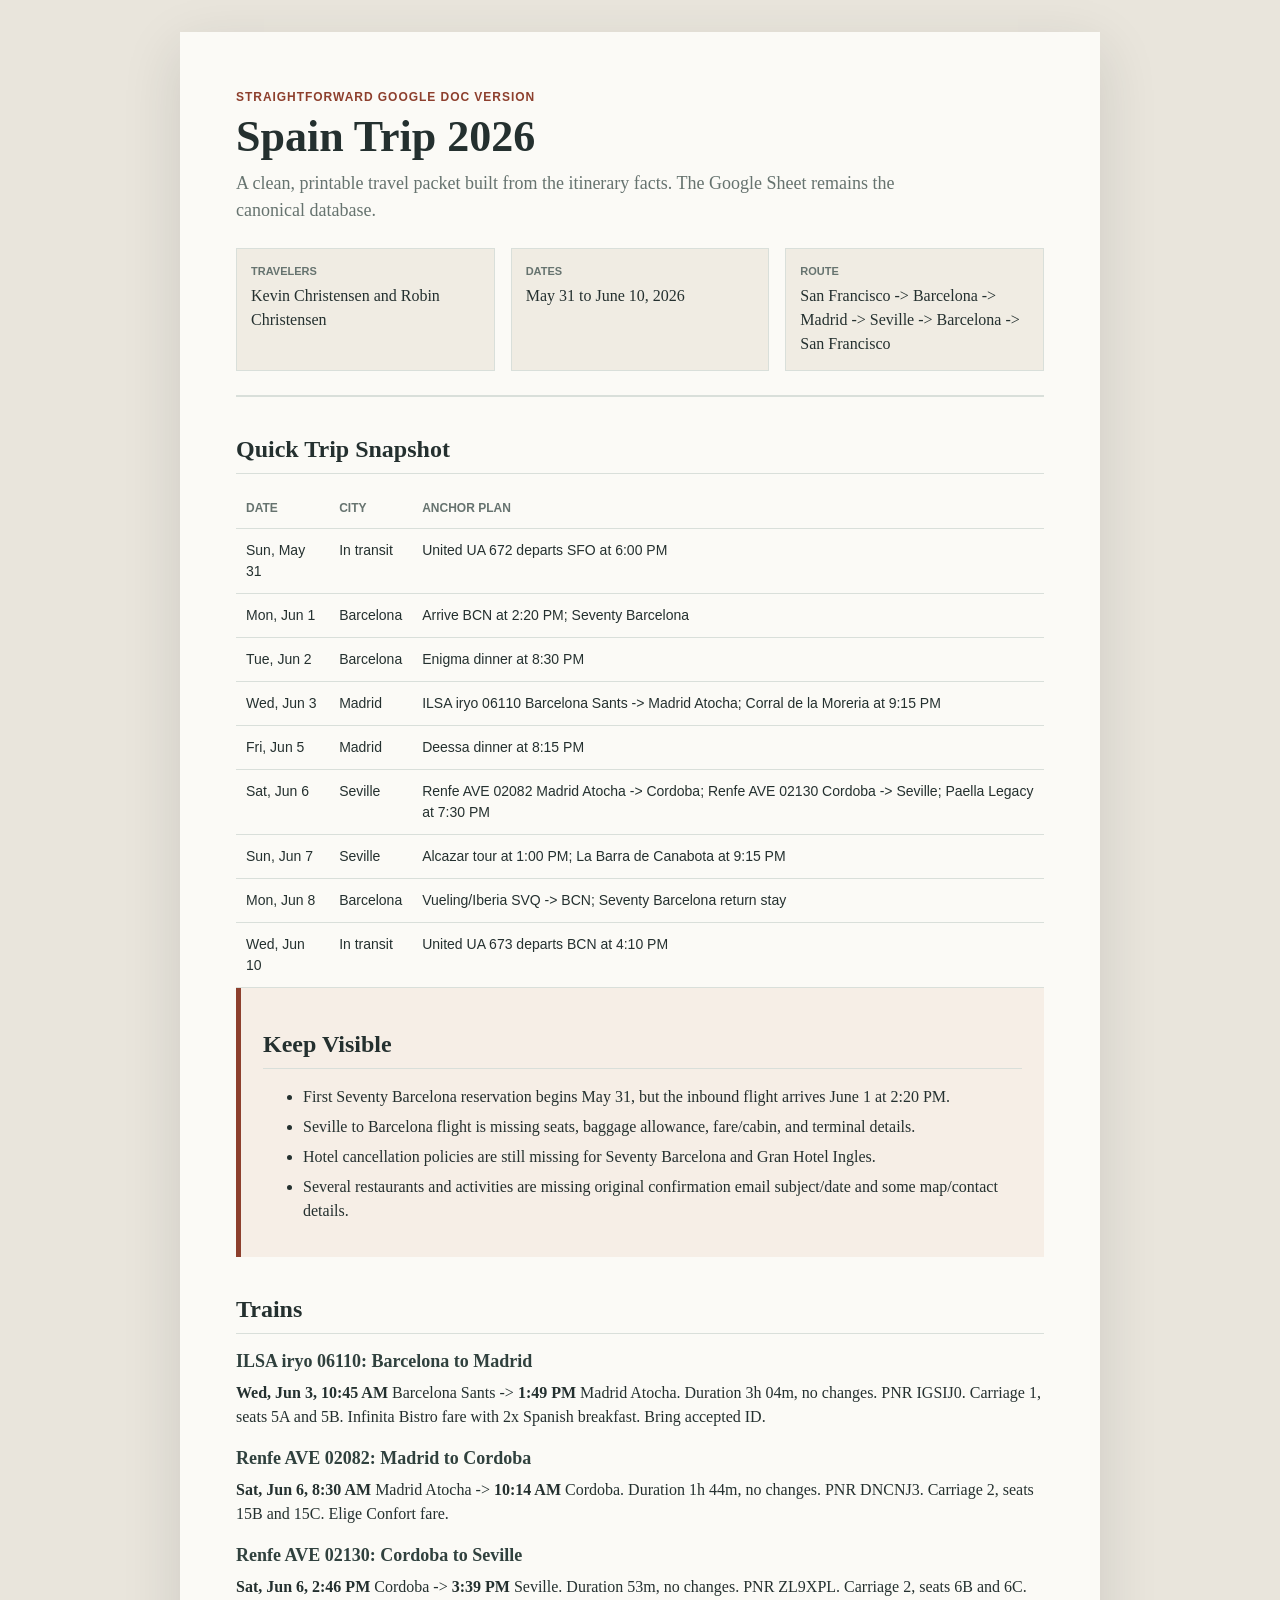
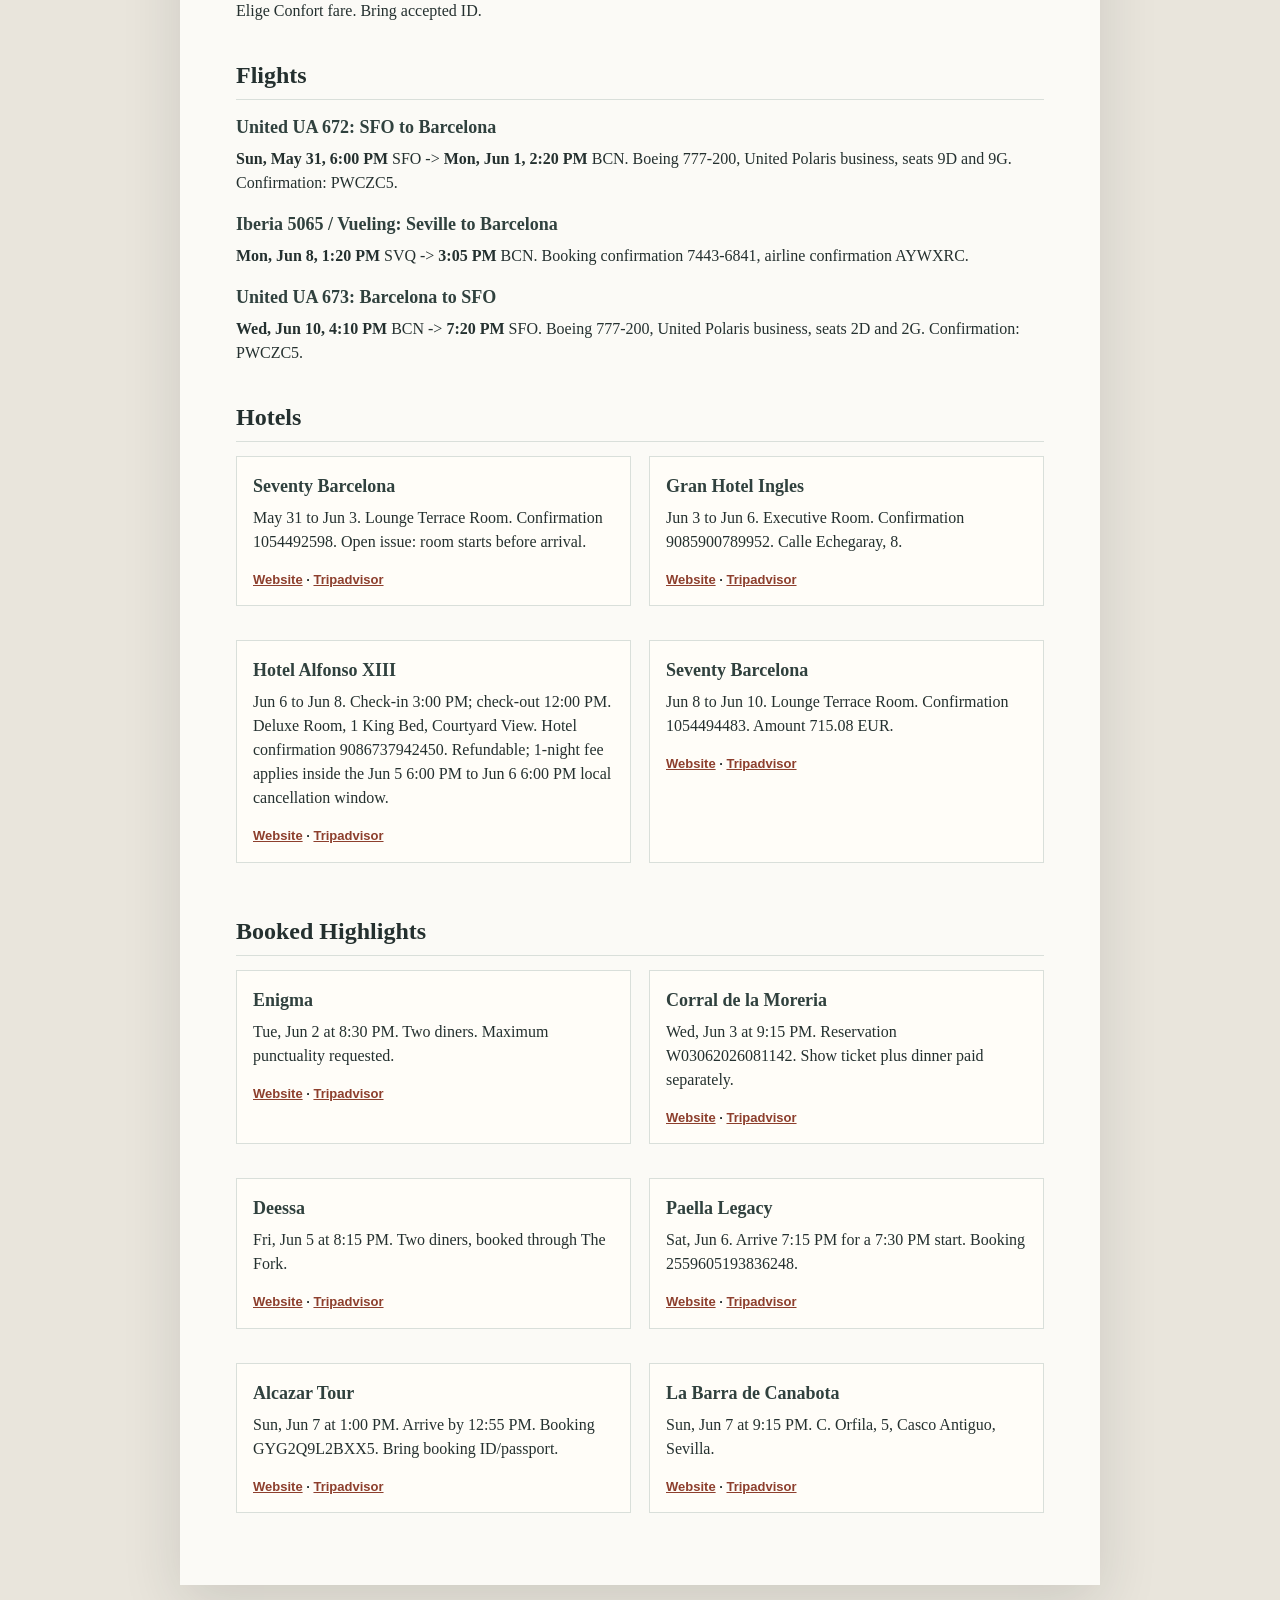
<file: ux-versions/google-doc/index.html>
<!doctype html>
<html lang="en">
<head>
  <meta charset="utf-8">
  <meta name="viewport" content="width=device-width, initial-scale=1">
  <title>Spain Trip 2026 - Google Doc Style</title>
  <link rel="stylesheet" href="styles.css">
</head>
<body>
  <main class="page">
    <header>
      <p class="eyebrow">Straightforward Google Doc Version</p>
      <h1>Spain Trip 2026</h1>
      <p class="dek">A clean, printable travel packet built from the itinerary facts. The Google Sheet remains the canonical database.</p>
      <dl class="meta">
        <div><dt>Travelers</dt><dd>Kevin Christensen and Robin Christensen</dd></div>
        <div><dt>Dates</dt><dd>May 31 to June 10, 2026</dd></div>
        <div><dt>Route</dt><dd>San Francisco -> Barcelona -> Madrid -> Seville -> Barcelona -> San Francisco</dd></div>
      </dl>
    </header>

    <section>
      <h2>Quick Trip Snapshot</h2>
      <table>
        <thead><tr><th>Date</th><th>City</th><th>Anchor Plan</th></tr></thead>
        <tbody>
          <tr><td>Sun, May 31</td><td>In transit</td><td>United UA 672 departs SFO at 6:00 PM</td></tr>
          <tr><td>Mon, Jun 1</td><td>Barcelona</td><td>Arrive BCN at 2:20 PM; Seventy Barcelona</td></tr>
          <tr><td>Tue, Jun 2</td><td>Barcelona</td><td>Enigma dinner at 8:30 PM</td></tr>
          <tr><td>Wed, Jun 3</td><td>Madrid</td><td>ILSA iryo 06110 Barcelona Sants -> Madrid Atocha; Corral de la Moreria at 9:15 PM</td></tr>
          <tr><td>Fri, Jun 5</td><td>Madrid</td><td>Deessa dinner at 8:15 PM</td></tr>
          <tr><td>Sat, Jun 6</td><td>Seville</td><td>Renfe AVE 02082 Madrid Atocha -> Cordoba; Renfe AVE 02130 Cordoba -> Seville; Paella Legacy at 7:30 PM</td></tr>
          <tr><td>Sun, Jun 7</td><td>Seville</td><td>Alcazar tour at 1:00 PM; La Barra de Canabota at 9:15 PM</td></tr>
          <tr><td>Mon, Jun 8</td><td>Barcelona</td><td>Vueling/Iberia SVQ -> BCN; Seventy Barcelona return stay</td></tr>
          <tr><td>Wed, Jun 10</td><td>In transit</td><td>United UA 673 departs BCN at 4:10 PM</td></tr>
        </tbody>
      </table>
    </section>

    <section class="callout">
      <h2>Keep Visible</h2>
      <ul>
        <li>First Seventy Barcelona reservation begins May 31, but the inbound flight arrives June 1 at 2:20 PM.</li>
        <li>Seville to Barcelona flight is missing seats, baggage allowance, fare/cabin, and terminal details.</li>
        <li>Hotel cancellation policies are still missing for Seventy Barcelona and Gran Hotel Ingles.</li>
        <li>Several restaurants and activities are missing original confirmation email subject/date and some map/contact details.</li>
      </ul>
    </section>

    <section>
      <h2>Trains</h2>
      <article>
        <h3>ILSA iryo 06110: Barcelona to Madrid</h3>
        <p><strong>Wed, Jun 3, 10:45 AM</strong> Barcelona Sants -> <strong>1:49 PM</strong> Madrid Atocha. Duration 3h 04m, no changes. PNR IGSIJ0. Carriage 1, seats 5A and 5B. Infinita Bistro fare with 2x Spanish breakfast. Bring accepted ID.</p>
      </article>
      <article>
        <h3>Renfe AVE 02082: Madrid to Cordoba</h3>
        <p><strong>Sat, Jun 6, 8:30 AM</strong> Madrid Atocha -> <strong>10:14 AM</strong> Cordoba. Duration 1h 44m, no changes. PNR DNCNJ3. Carriage 2, seats 15B and 15C. Elige Confort fare.</p>
      </article>
      <article>
        <h3>Renfe AVE 02130: Cordoba to Seville</h3>
        <p><strong>Sat, Jun 6, 2:46 PM</strong> Cordoba -> <strong>3:39 PM</strong> Seville. Duration 53m, no changes. PNR ZL9XPL. Carriage 2, seats 6B and 6C. Elige Confort fare. Bring accepted ID.</p>
      </article>
    </section>

    <section>
      <h2>Flights</h2>
      <article>
        <h3>United UA 672: SFO to Barcelona</h3>
        <p><strong>Sun, May 31, 6:00 PM</strong> SFO -> <strong>Mon, Jun 1, 2:20 PM</strong> BCN. Boeing 777-200, United Polaris business, seats 9D and 9G. Confirmation: PWCZC5.</p>
      </article>
      <article>
        <h3>Iberia 5065 / Vueling: Seville to Barcelona</h3>
        <p><strong>Mon, Jun 8, 1:20 PM</strong> SVQ -> <strong>3:05 PM</strong> BCN. Booking confirmation 7443-6841, airline confirmation AYWXRC.</p>
      </article>
      <article>
        <h3>United UA 673: Barcelona to SFO</h3>
        <p><strong>Wed, Jun 10, 4:10 PM</strong> BCN -> <strong>7:20 PM</strong> SFO. Boeing 777-200, United Polaris business, seats 2D and 2G. Confirmation: PWCZC5.</p>
      </article>
    </section>

    <section>
      <h2>Hotels</h2>
      <div class="grid">
        <article><h3>Seventy Barcelona</h3><p>May 31 to Jun 3. Lounge Terrace Room. Confirmation 1054492598. Open issue: room starts before arrival.</p><p class="links"><a href="https://www.seventybarcelona.com/en/">Website</a> · <a href="https://www.tripadvisor.com/Hotel_Review-g187497-d19092478-Reviews-Seventy_Barcelona-Barcelona_Catalonia.html">Tripadvisor</a></p></article>
        <article><h3>Gran Hotel Ingles</h3><p>Jun 3 to Jun 6. Executive Room. Confirmation 9085900789952. Calle Echegaray, 8.</p><p class="links"><a href="https://www.granhotelingles.com/">Website</a> · <a href="https://www.tripadvisor.com/Search?q=Gran%20Hotel%20Ingl%C3%A9s%20Madrid">Tripadvisor</a></p></article>
        <article><h3>Hotel Alfonso XIII</h3><p>Jun 6 to Jun 8. Check-in 3:00 PM; check-out 12:00 PM. Deluxe Room, 1 King Bed, Courtyard View. Hotel confirmation 9086737942450. Refundable; 1-night fee applies inside the Jun 5 6:00 PM to Jun 6 6:00 PM local cancellation window.</p><p class="links"><a href="https://www.marriott.com/en-us/hotels/svqlc-hotel-alfonso-xiii-a-luxury-collection-hotel-seville/overview/">Website</a> · <a href="https://www.tripadvisor.com/Hotel_Review-g187443-d191205-Reviews-Hotel_Alfonso_Xiii_A_Luxury_Collection_Hotel_Seville-Seville_Province_of_Seville_Andalu.html">Tripadvisor</a></p></article>
        <article><h3>Seventy Barcelona</h3><p>Jun 8 to Jun 10. Lounge Terrace Room. Confirmation 1054494483. Amount 715.08 EUR.</p><p class="links"><a href="https://www.seventybarcelona.com/en/">Website</a> · <a href="https://www.tripadvisor.com/Hotel_Review-g187497-d19092478-Reviews-Seventy_Barcelona-Barcelona_Catalonia.html">Tripadvisor</a></p></article>
      </div>
    </section>

    <section>
      <h2>Booked Highlights</h2>
      <div class="grid">
        <article><h3>Enigma</h3><p>Tue, Jun 2 at 8:30 PM. Two diners. Maximum punctuality requested.</p><p class="links"><a href="https://enigmaconcept.es/">Website</a> · <a href="https://www.tripadvisor.com/Restaurant_Review-g187497-d12359883-Reviews-Enigma_Concept-Barcelona_Catalonia.html">Tripadvisor</a></p></article>
        <article><h3>Corral de la Moreria</h3><p>Wed, Jun 3 at 9:15 PM. Reservation W03062026081142. Show ticket plus dinner paid separately.</p><p class="links"><a href="https://www.corraldelamoreria.com/en/">Website</a> · <a href="https://www.tripadvisor.com/Search?q=Corral%20de%20la%20Moreria%20Madrid">Tripadvisor</a></p></article>
        <article><h3>Deessa</h3><p>Fri, Jun 5 at 8:15 PM. Two diners, booked through The Fork.</p><p class="links"><a href="https://www.mandarinoriental.com/en/madrid/hotel-ritz/dine/deessa">Website</a> · <a href="https://www.tripadvisor.com/Search?q=Deessa%20Madrid">Tripadvisor</a></p></article>
        <article><h3>Paella Legacy</h3><p>Sat, Jun 6. Arrive 7:15 PM for a 7:30 PM start. Booking 2559605193836248.</p><p class="links"><a href="https://paellalegacy.com/">Website</a> · <a href="https://www.tripadvisor.com/Attraction_Review-g187443-d17679314-Reviews-Paella_Legacy_Top_Rated_Paella_Cooking_Class_in_Seville-Seville_Province_of_Sevi.html">Tripadvisor</a></p></article>
        <article><h3>Alcazar Tour</h3><p>Sun, Jun 7 at 1:00 PM. Arrive by 12:55 PM. Booking GYG2Q9L2BXX5. Bring booking ID/passport.</p><p class="links"><a href="https://sevilleuniqueexperiences.com/">Website</a> · <a href="https://www.tripadvisor.com/AttractionProductReview-g187443-d23536201-Small_Group_Alcazar_of_Seville_Guided_Tour_with_entry_ticket-Seville_Province_of_S.html">Tripadvisor</a></p></article>
        <article><h3>La Barra de Canabota</h3><p>Sun, Jun 7 at 9:15 PM. C. Orfila, 5, Casco Antiguo, Sevilla.</p><p class="links"><a href="https://canabota.es/la-barra/">Website</a> · <a href="https://www.tripadvisor.com/Restaurant_Review-g187443-d17733825-Reviews-La_Barra_de_Canabota-Seville_Province_of_Seville_Andalucia.html">Tripadvisor</a></p></article>
      </div>
    </section>
  </main>
</body>
</html>
</file>
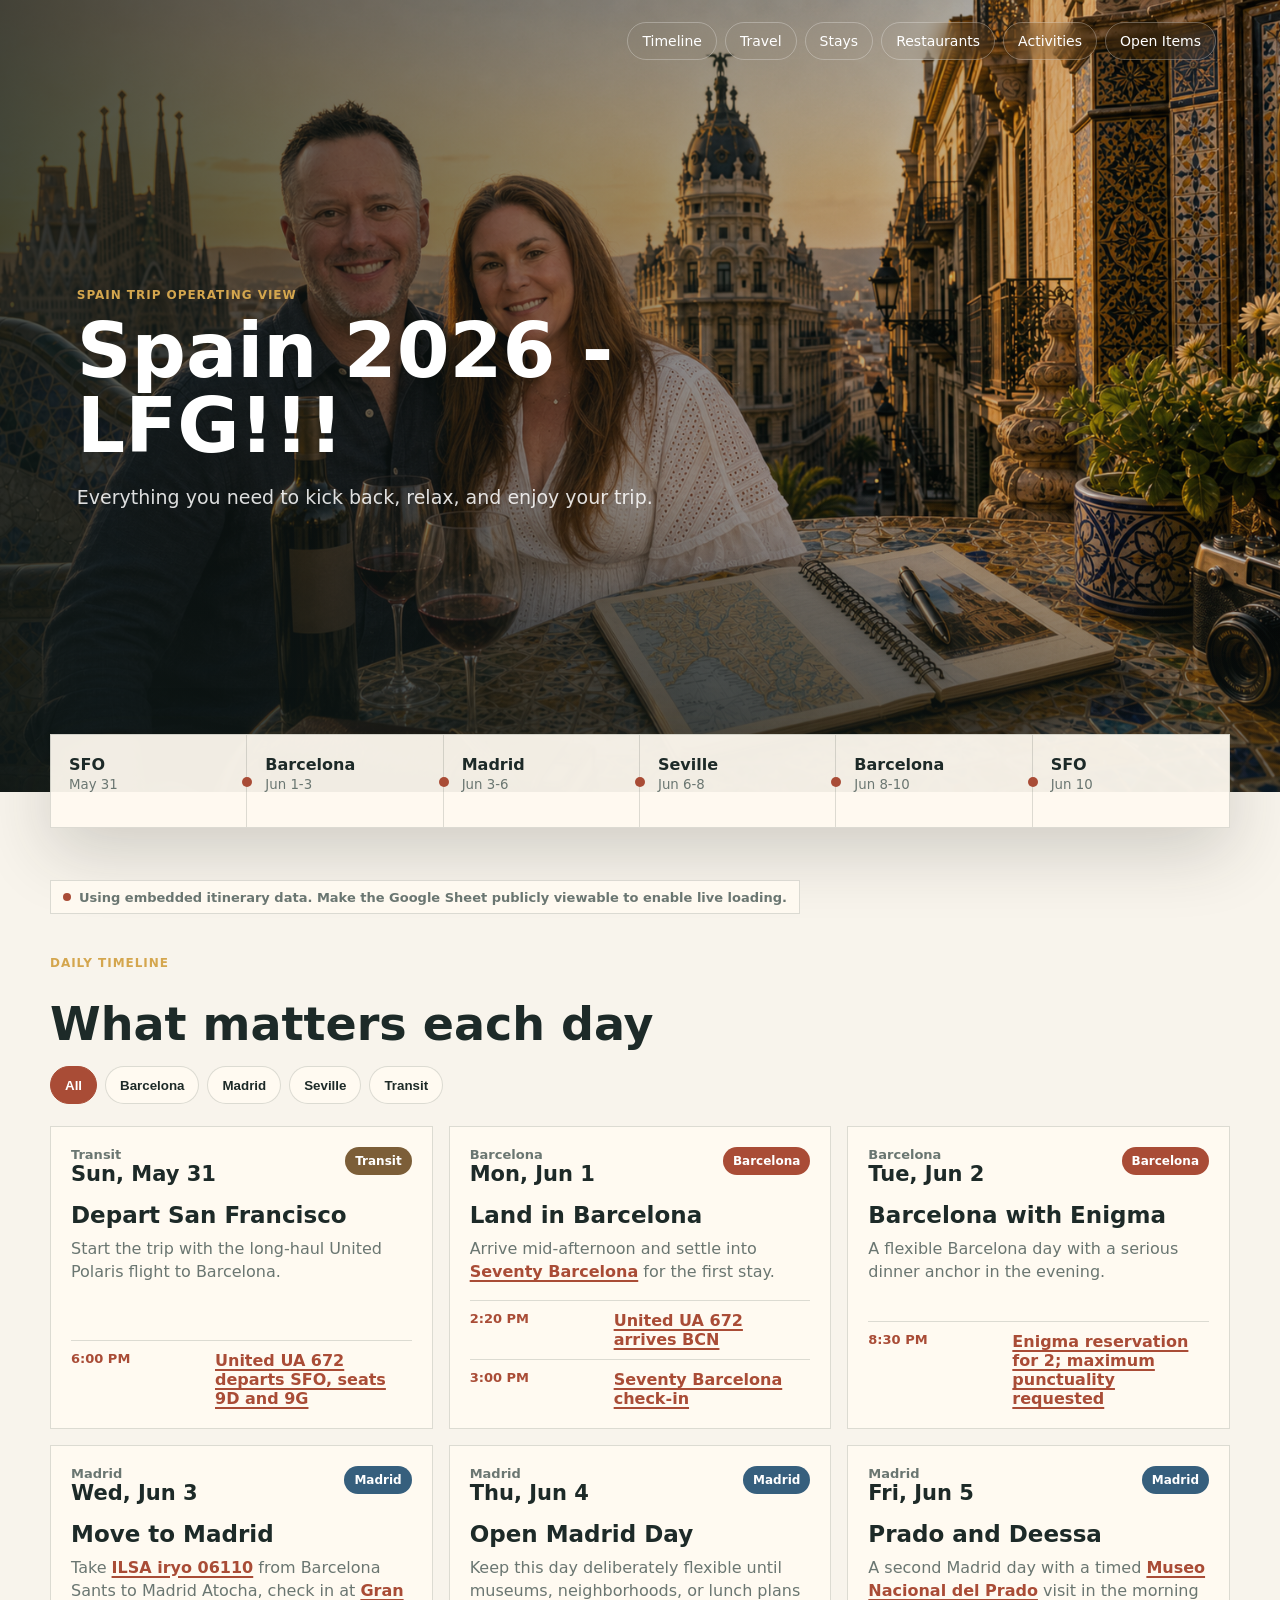
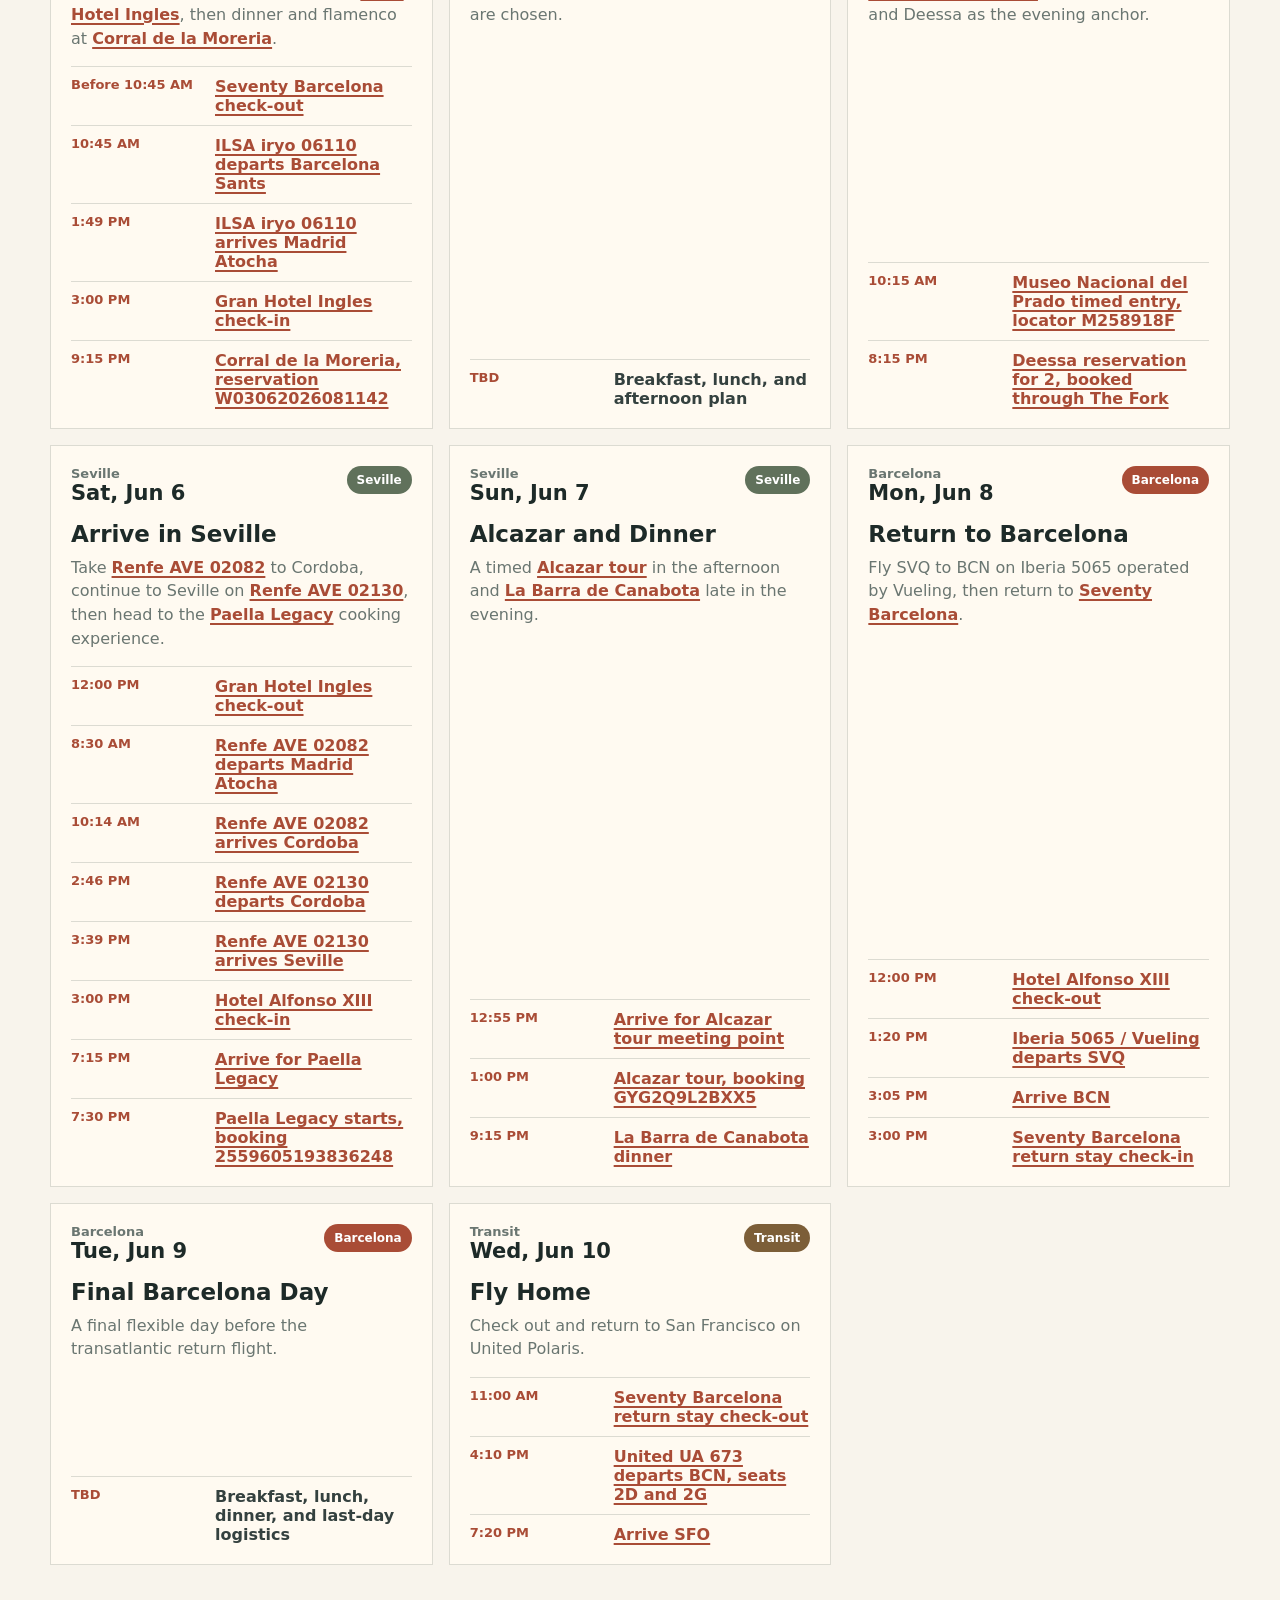
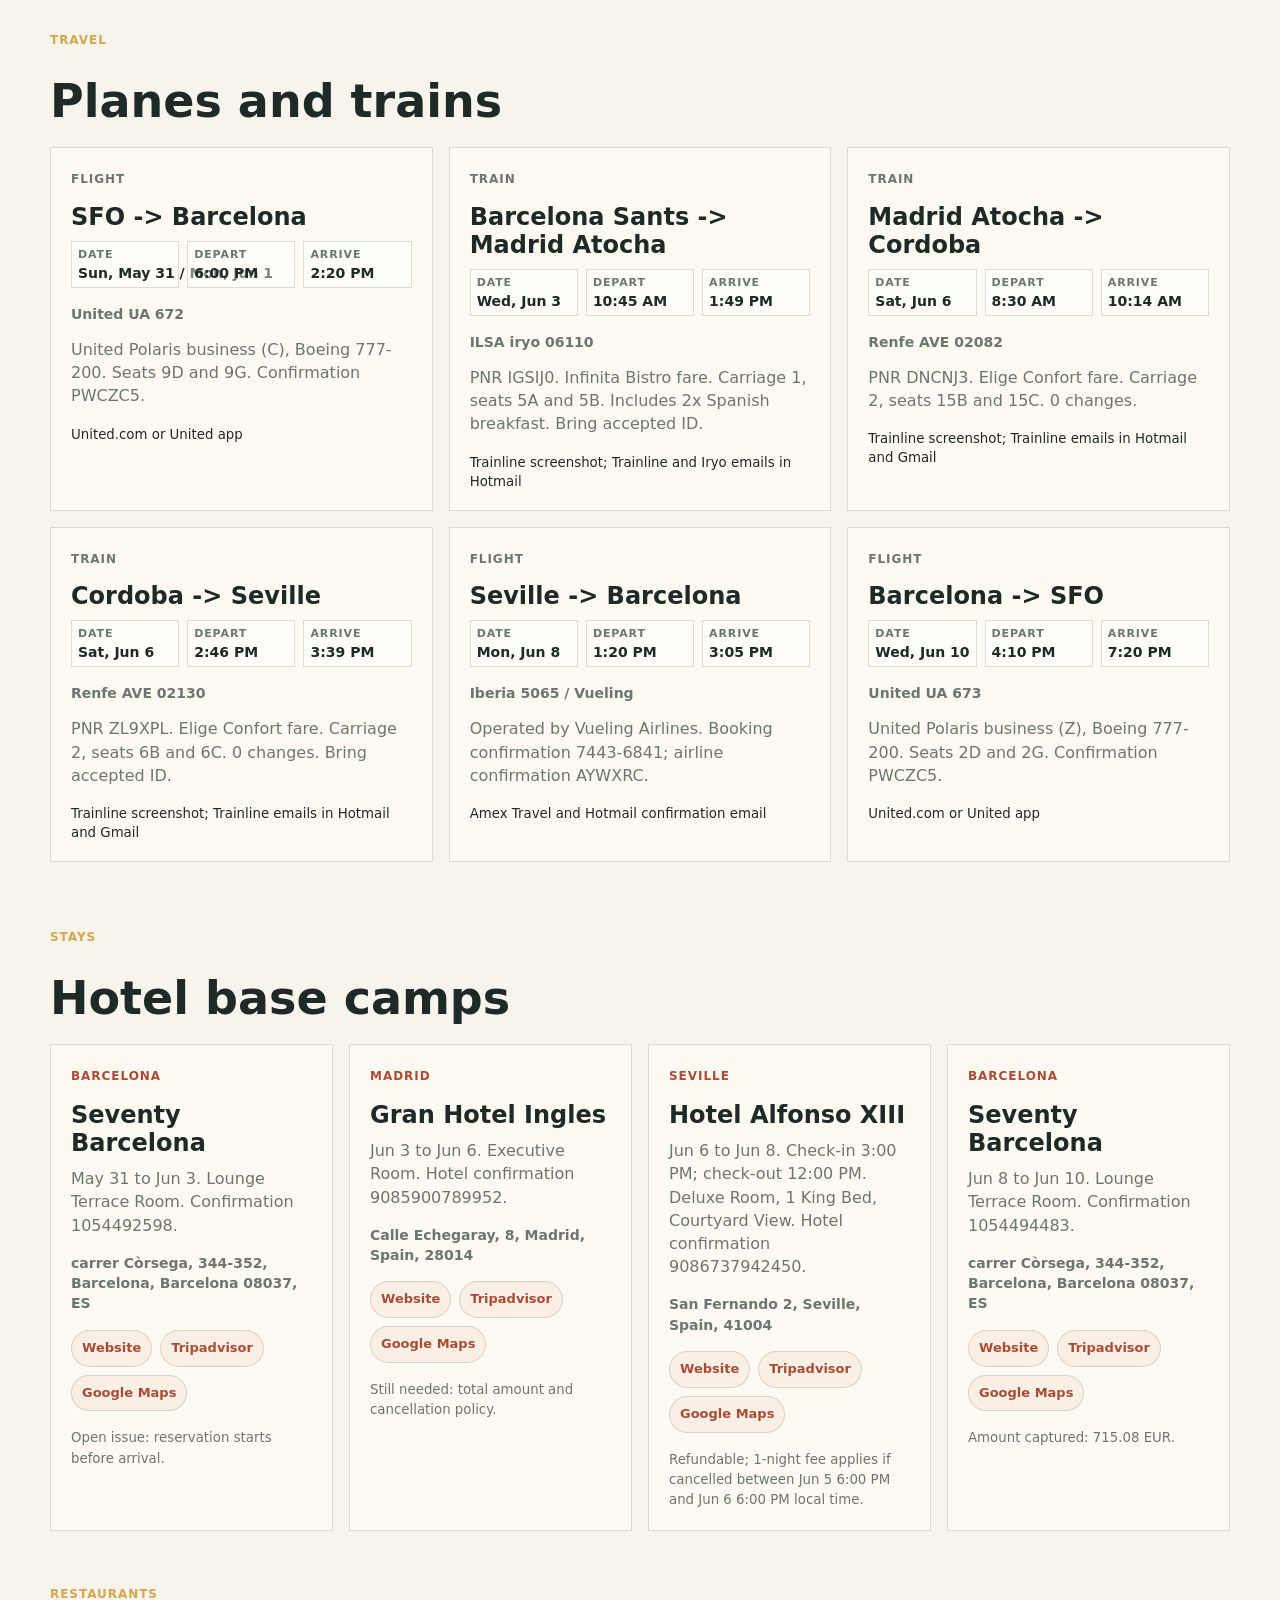
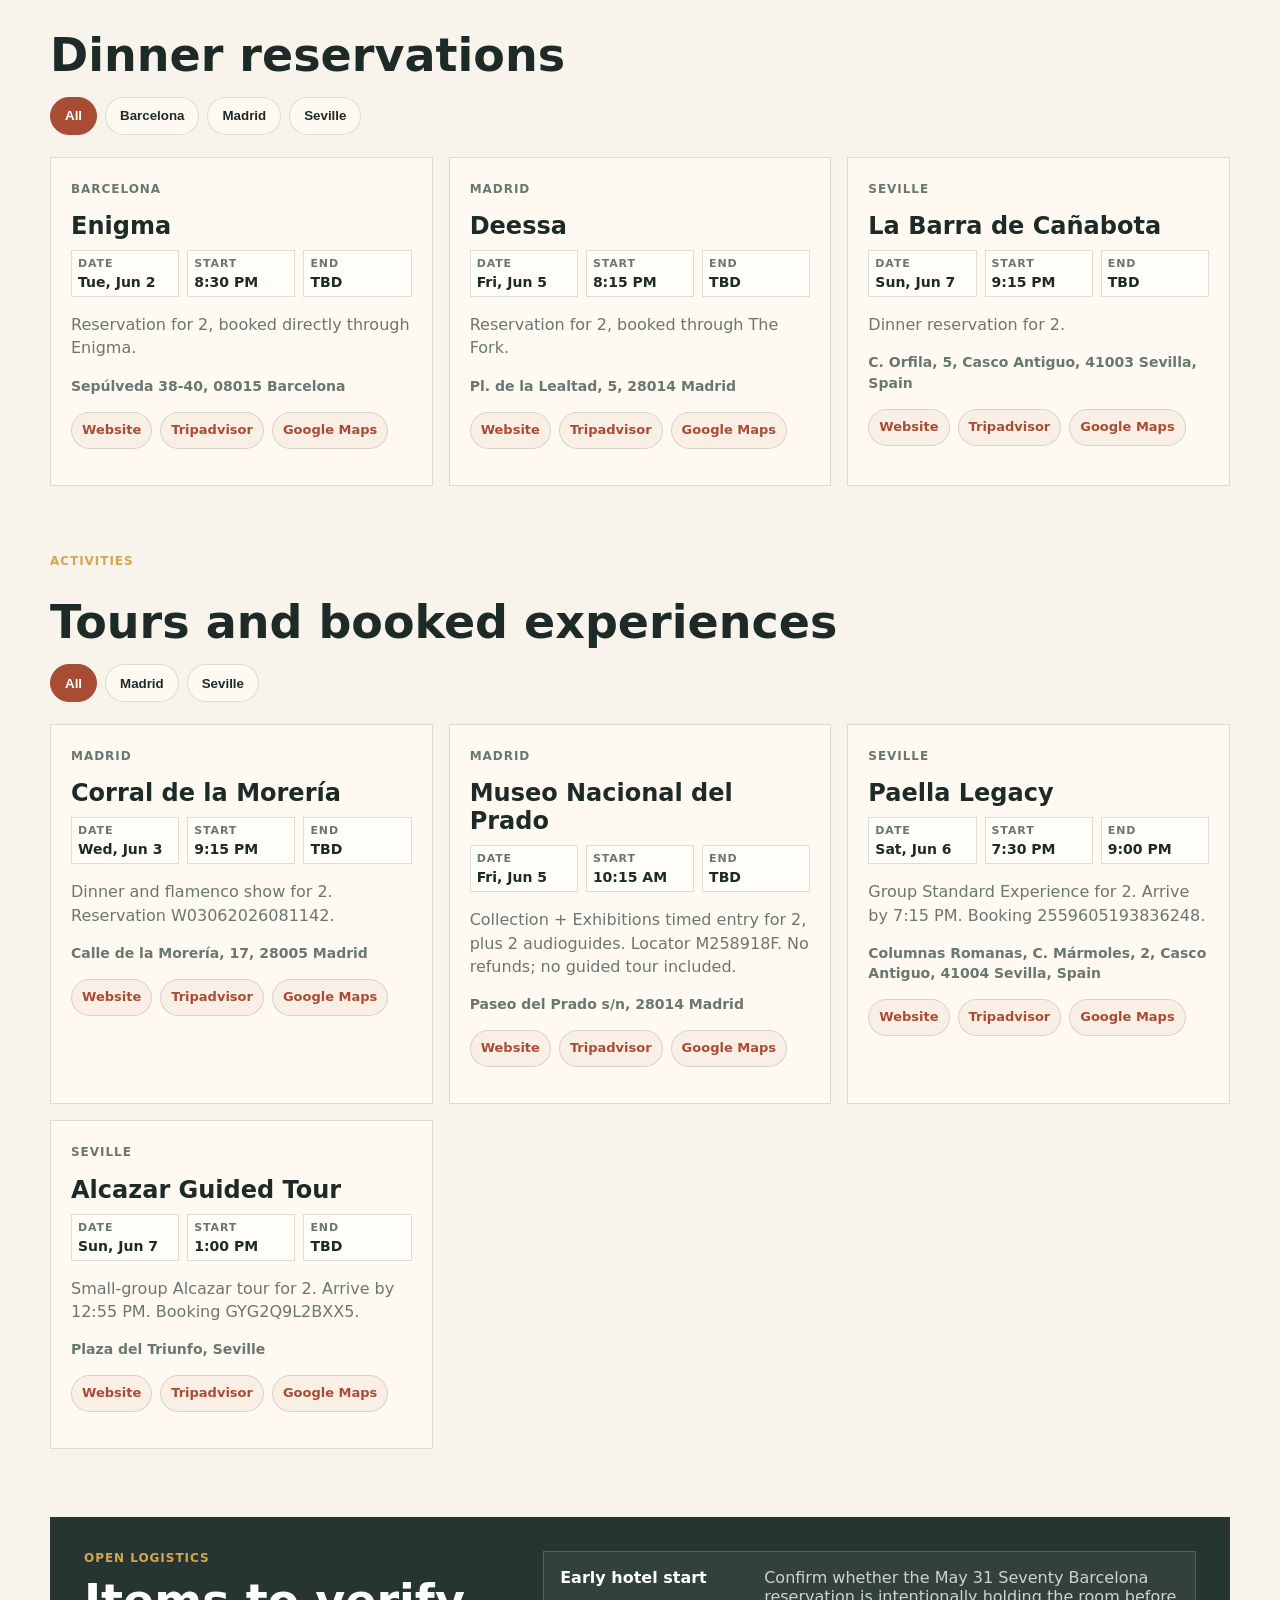
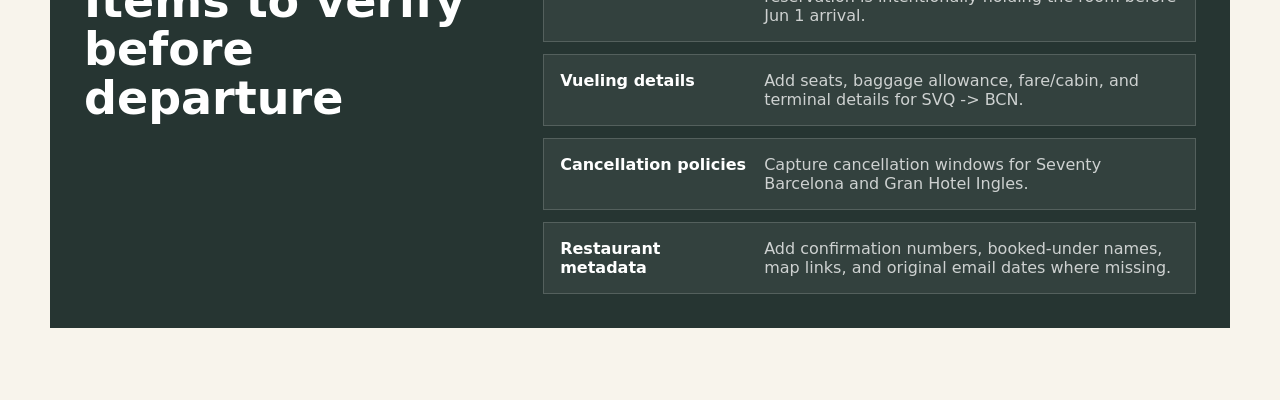
<file: ux-versions/web-app/index.html>
<!doctype html>
<html lang="en">
<head>
  <meta charset="utf-8">
  <meta name="viewport" content="width=device-width, initial-scale=1">
  <title>Spain Trip 2026</title>
  <link rel="stylesheet" href="styles.css?v=7">
</head>
<body>
  <header class="hero">
    <img src="assets/spain-hero.png?v=2" alt="Kristen and Robin sharing wine on a sunlit Spanish terrace overlooking Barcelona">
    <div class="heroOverlay"></div>
    <nav>
      <a href="#timeline">Timeline</a>
      <a href="#travel">Travel</a>
      <a href="#stays">Stays</a>
      <a href="#restaurants">Restaurants</a>
      <a href="#activities">Activities</a>
      <a href="#open">Open Items</a>
    </nav>
    <section class="heroContent">
      <p class="eyebrow">Spain Trip Operating View</p>
      <h1>Spain 2026 - LFG!!!</h1>
      <p>Everything you need to kick back, relax, and enjoy your trip.</p>
    </section>
  </header>

  <main>
    <section class="tripBar" aria-label="Trip route">
      <div>
        <span>SFO</span>
        <small>May 31</small>
      </div>
      <div>
        <span>Barcelona</span>
        <small>Jun 1-3</small>
      </div>
      <div>
        <span>Madrid</span>
        <small>Jun 3-6</small>
      </div>
      <div>
        <span>Seville</span>
        <small>Jun 6-8</small>
      </div>
      <div>
        <span>Barcelona</span>
        <small>Jun 8-10</small>
      </div>
      <div>
        <span>SFO</span>
        <small>Jun 10</small>
      </div>
    </section>

    <p class="dataStatus" data-state="loading" role="status">Loading live itinerary from Google Sheets...</p>

    <section class="sectionHeader" id="timeline">
      <p class="eyebrow">Daily Timeline</p>
      <h2>What matters each day</h2>
      <div class="filters" data-filter-group="timeline" aria-label="Filter timeline by city">
        <button class="active" type="button" data-city="All">All</button>
        <button type="button" data-city="Barcelona">Barcelona</button>
        <button type="button" data-city="Madrid">Madrid</button>
        <button type="button" data-city="Seville">Seville</button>
        <button type="button" data-city="Transit">Transit</button>
      </div>
    </section>

    <section class="timeline" aria-live="polite"></section>

    <section class="sectionHeader" id="travel">
      <p class="eyebrow">Travel</p>
      <h2>Planes and trains</h2>
    </section>

    <section class="linkGrid transportGrid" aria-live="polite"></section>

    <section class="sectionHeader" id="stays">
      <p class="eyebrow">Stays</p>
      <h2>Hotel base camps</h2>
    </section>

    <section class="stayGrid">
    </section>

    <section class="sectionHeader" id="restaurants">
      <p class="eyebrow">Restaurants</p>
      <h2>Dinner reservations</h2>
      <div class="filters" data-filter-group="restaurants" aria-label="Filter restaurants by city">
        <button class="active" type="button" data-city="All">All</button>
        <button type="button" data-city="Barcelona">Barcelona</button>
        <button type="button" data-city="Madrid">Madrid</button>
        <button type="button" data-city="Seville">Seville</button>
      </div>
    </section>

    <section class="linkGrid restaurantGrid" aria-live="polite"></section>

    <section class="sectionHeader" id="activities">
      <p class="eyebrow">Activities</p>
      <h2>Tours and booked experiences</h2>
      <div class="filters" data-filter-group="activities" aria-label="Filter activities by city">
        <button class="active" type="button" data-city="All">All</button>
        <button type="button" data-city="Madrid">Madrid</button>
        <button type="button" data-city="Seville">Seville</button>
      </div>
    </section>

    <section class="linkGrid activityGrid" aria-live="polite"></section>

    <section class="dashboard" id="open">
      <div class="sectionHeader compact">
        <p class="eyebrow">Open Logistics</p>
        <h2>Items to verify before departure</h2>
      </div>
      <div class="issueList">
        <article><strong>Early hotel start</strong><span>Confirm whether the May 31 Seventy Barcelona reservation is intentionally holding the room before Jun 1 arrival.</span></article>
        <article><strong>Vueling details</strong><span>Add seats, baggage allowance, fare/cabin, and terminal details for SVQ -> BCN.</span></article>
        <article><strong>Cancellation policies</strong><span>Capture cancellation windows for Seventy Barcelona and Gran Hotel Ingles.</span></article>
        <article><strong>Restaurant metadata</strong><span>Add confirmation numbers, booked-under names, map links, and original email dates where missing.</span></article>
      </div>
    </section>
  </main>

  <script src="app.js?v=10"></script>
</body>
</html>
</file>
<file: ux-versions/google-doc/styles.css>
:root {
  --ink: #24302f;
  --muted: #66736f;
  --line: #d9dfda;
  --paper: #fbfaf6;
  --accent: #8d3f2d;
  --soft: #f0ece3;
}

* {
  box-sizing: border-box;
}

body {
  margin: 0;
  background: #e9e5dc;
  color: var(--ink);
  font-family: Georgia, "Times New Roman", serif;
  line-height: 1.5;
}

.page {
  width: min(920px, calc(100% - 32px));
  margin: 32px auto;
  padding: 56px;
  background: var(--paper);
  box-shadow: 0 18px 55px rgba(35, 43, 40, 0.14);
}

header {
  border-bottom: 2px solid var(--line);
  padding-bottom: 24px;
  margin-bottom: 32px;
}

.eyebrow {
  margin: 0 0 8px;
  color: var(--accent);
  font-family: Arial, sans-serif;
  font-size: 12px;
  font-weight: 700;
  letter-spacing: 0.08em;
  text-transform: uppercase;
}

h1, h2, h3, p {
  margin-top: 0;
}

h1 {
  margin-bottom: 10px;
  font-size: 44px;
  line-height: 1.05;
}

h2 {
  margin: 34px 0 14px;
  padding-bottom: 6px;
  border-bottom: 1px solid var(--line);
  font-size: 24px;
}

h3 {
  margin-bottom: 6px;
  color: #30413e;
  font-size: 18px;
}

.dek {
  max-width: 680px;
  color: var(--muted);
  font-size: 18px;
}

.meta {
  display: grid;
  grid-template-columns: repeat(3, 1fr);
  gap: 16px;
  margin: 24px 0 0;
}

.meta div {
  padding: 14px;
  background: var(--soft);
  border: 1px solid var(--line);
}

dt {
  margin-bottom: 4px;
  color: var(--muted);
  font-family: Arial, sans-serif;
  font-size: 11px;
  font-weight: 700;
  text-transform: uppercase;
}

dd {
  margin: 0;
}

table {
  width: 100%;
  border-collapse: collapse;
  font-family: Arial, sans-serif;
  font-size: 14px;
}

th, td {
  padding: 11px 10px;
  border-bottom: 1px solid var(--line);
  text-align: left;
  vertical-align: top;
}

th {
  color: var(--muted);
  font-size: 12px;
  text-transform: uppercase;
}

article {
  break-inside: avoid;
  margin-bottom: 16px;
}

.grid {
  display: grid;
  grid-template-columns: repeat(2, 1fr);
  gap: 18px;
}

.grid article {
  padding: 16px;
  border: 1px solid var(--line);
  background: #fffdf8;
}

.callout {
  padding: 4px 22px 18px;
  border-left: 5px solid var(--accent);
  background: #f6eee6;
}

li {
  margin-bottom: 6px;
}

a {
  color: var(--accent);
}

.links {
  margin-bottom: 0;
  font-family: Arial, sans-serif;
  font-size: 13px;
  font-weight: 700;
}

@media (max-width: 720px) {
  .page {
    width: 100%;
    margin: 0;
    padding: 28px 20px;
  }

  h1 {
    font-size: 34px;
  }

  .meta, .grid {
    grid-template-columns: 1fr;
  }

  table {
    font-size: 13px;
  }
}

@media print {
  body {
    background: white;
  }

  .page {
    width: auto;
    margin: 0;
    padding: 0;
    box-shadow: none;
  }
}
</file>
<file: ux-versions/web-app/styles.css>
:root {
  --ink: #1d2a28;
  --muted: #6a7671;
  --paper: #f8f4ec;
  --panel: #fffaf1;
  --line: rgba(41, 55, 51, 0.16);
  --terracotta: #a94c36;
  --olive: #60715b;
  --blue: #365f7d;
  --gold: #d4a64e;
}

* {
  box-sizing: border-box;
}

html {
  scroll-behavior: smooth;
}

body {
  margin: 0;
  color: var(--ink);
  background: var(--paper);
  font-family: Inter, ui-sans-serif, system-ui, -apple-system, BlinkMacSystemFont, "Segoe UI", sans-serif;
}

.hero {
  position: relative;
  min-height: 88vh;
  overflow: hidden;
  color: white;
}

.hero img {
  position: absolute;
  inset: 0;
  width: 100%;
  height: 100%;
  object-fit: cover;
  object-position: center center;
}

.heroOverlay {
  position: absolute;
  inset: 0;
  background:
    linear-gradient(90deg, rgba(15, 24, 23, 0.78) 0%, rgba(15, 24, 23, 0.45) 44%, rgba(15, 24, 23, 0.08) 100%),
    linear-gradient(0deg, rgba(15, 24, 23, 0.65) 0%, rgba(15, 24, 23, 0) 38%);
}

nav {
  position: relative;
  z-index: 2;
  display: flex;
  justify-content: flex-end;
  gap: 8px;
  padding: 22px clamp(20px, 5vw, 72px);
}

nav a {
  min-height: 38px;
  padding: 10px 14px;
  border: 1px solid rgba(255, 255, 255, 0.28);
  border-radius: 999px;
  color: white;
  font-size: 14px;
  text-decoration: none;
  backdrop-filter: blur(12px);
}

a {
  color: inherit;
}

.heroContent {
  position: relative;
  z-index: 2;
  display: flex;
  flex-direction: column;
  justify-content: center;
  width: min(820px, calc(100% - 40px));
  min-height: calc(88vh - 82px);
  margin-left: clamp(20px, 6vw, 86px);
  padding: 42px 0 96px;
}

.eyebrow {
  margin: 0 0 12px;
  color: var(--gold);
  font-size: 12px;
  font-weight: 800;
  letter-spacing: 0.08em;
  text-transform: uppercase;
}

h1, h2, h3, p {
  margin-top: 0;
}

h1 {
  max-width: 760px;
  margin-bottom: 20px;
  font-size: 76px;
  line-height: 0.98;
  letter-spacing: 0;
}

.heroContent > p:not(.eyebrow) {
  max-width: 630px;
  color: rgba(255, 255, 255, 0.86);
  font-size: 19px;
  line-height: 1.55;
}

main {
  width: min(1180px, calc(100% - 32px));
  margin: -58px auto 72px;
  position: relative;
  z-index: 3;
}

.tripBar {
  display: grid;
  grid-template-columns: repeat(6, 1fr);
  margin-bottom: 58px;
  border: 1px solid var(--line);
  background: rgba(255, 250, 241, 0.94);
  box-shadow: 0 22px 70px rgba(42, 40, 34, 0.2);
}

.tripBar div {
  position: relative;
  min-height: 92px;
  padding: 20px 18px;
  border-right: 1px solid var(--line);
}

.tripBar div:last-child {
  border-right: 0;
}

.tripBar div::after {
  content: "";
  position: absolute;
  right: -6px;
  top: 42px;
  z-index: 2;
  width: 10px;
  height: 10px;
  border-radius: 50%;
  background: var(--terracotta);
}

.tripBar div:last-child::after {
  display: none;
}

.tripBar span {
  display: block;
  font-weight: 800;
}

.tripBar small {
  color: var(--muted);
}

.dataStatus {
  display: inline-flex;
  align-items: center;
  min-height: 34px;
  margin: -36px 0 42px;
  padding: 8px 12px;
  border: 1px solid var(--line);
  background: rgba(255, 250, 241, 0.92);
  color: var(--muted);
  font-size: 13px;
  font-weight: 800;
}

.dataStatus::before {
  content: "";
  width: 8px;
  height: 8px;
  margin-right: 8px;
  border-radius: 50%;
  background: var(--gold);
}

.dataStatus[data-state="live"]::before {
  background: var(--olive);
}

.dataStatus[data-state="fallback"]::before {
  background: var(--terracotta);
}

.sectionHeader {
  display: flex;
  flex-direction: column;
  align-items: flex-start;
  gap: 18px;
  margin: 0 0 22px;
}

.sectionHeader h2 {
  margin: 0;
  font-size: 46px;
  line-height: 1.05;
}

.filters {
  display: flex;
  flex-wrap: wrap;
  justify-content: flex-start;
  gap: 8px;
}

.filters button {
  min-height: 38px;
  padding: 9px 14px;
  border: 1px solid var(--line);
  border-radius: 999px;
  color: var(--ink);
  background: #fffaf1;
  cursor: pointer;
  font-weight: 700;
}

.filters button.active {
  color: white;
  border-color: var(--terracotta);
  background: var(--terracotta);
}

.timeline {
  display: grid;
  grid-template-columns: repeat(3, 1fr);
  gap: 16px;
  margin-bottom: 68px;
}

.dayCard {
  display: flex;
  flex-direction: column;
  min-height: 270px;
  padding: 20px;
  border: 1px solid var(--line);
  background: var(--panel);
}

.dayTop {
  display: flex;
  justify-content: space-between;
  gap: 14px;
  margin-bottom: 16px;
}

.dateBlock span {
  display: block;
  color: var(--muted);
  font-size: 13px;
  font-weight: 700;
  white-space: nowrap;
}

.dateBlock strong {
  display: block;
  font-size: 21px;
  white-space: nowrap;
}

.badge {
  align-self: flex-start;
  padding: 7px 10px;
  border-radius: 999px;
  color: white;
  background: var(--blue);
  font-size: 12px;
  font-weight: 800;
}

.badge.Barcelona { background: var(--terracotta); }
.badge.Madrid { background: var(--blue); }
.badge.Seville { background: var(--olive); }
.badge.Transit { background: #7c5e38; }

.dayCard h3 {
  margin-bottom: 8px;
  font-size: 23px;
  line-height: 1.15;
}

.dayCard p {
  color: var(--muted);
  line-height: 1.48;
}

.anchors {
  display: grid;
  gap: 10px;
  margin-top: auto;
}

.anchor {
  display: grid;
  grid-template-columns: 132px 1fr;
  gap: 12px;
  align-items: start;
  padding-top: 10px;
  border-top: 1px solid var(--line);
}

.anchor time {
  color: var(--terracotta);
  font-size: 13px;
  font-weight: 900;
  line-height: 1.25;
}

.anchor span {
  color: #34413f;
  font-weight: 700;
}

.jumpLink {
  color: var(--terracotta);
  font-weight: 900;
  text-decoration-thickness: 2px;
  text-underline-offset: 3px;
}

.stayGrid {
  display: grid;
  grid-template-columns: repeat(4, 1fr);
  gap: 16px;
  margin-bottom: 56px;
}

.stayGrid article,
.linkGrid article {
  min-height: 220px;
  padding: 20px;
  border: 1px solid var(--line);
  background: #fffaf1;
}

.city {
  display: inline-block;
  margin-bottom: 18px;
  color: var(--terracotta);
  font-size: 12px;
  font-weight: 900;
  letter-spacing: 0.08em;
  text-transform: uppercase;
}

.stayGrid h3,
.linkGrid h3 {
  margin-bottom: 10px;
  font-size: 24px;
}

.stayGrid p,
.stayGrid small,
.linkGrid p,
.linkGrid span {
  color: var(--muted);
  line-height: 1.45;
}

.address {
  color: #34413f;
  font-size: 14px;
  font-weight: 800;
}

.links {
  display: flex;
  flex-wrap: wrap;
  gap: 8px;
  margin: 16px 0;
}

.links a {
  display: inline-flex;
  min-height: 34px;
  align-items: center;
  padding: 8px 10px;
  border: 1px solid var(--line);
  border-radius: 999px;
  color: var(--terracotta);
  background: rgba(169, 76, 54, 0.06);
  font-size: 13px;
  font-weight: 800;
  text-decoration: none;
}

.linkGrid {
  display: grid;
  grid-template-columns: repeat(3, 1fr);
  gap: 16px;
  margin-bottom: 68px;
}

.linkGrid article {
  min-height: 285px;
}

.linkGrid span {
  display: inline-block;
  margin-bottom: 14px;
  font-size: 12px;
  font-weight: 900;
  letter-spacing: 0.08em;
  text-transform: uppercase;
}

.timeMeta {
  display: grid;
  grid-template-columns: repeat(3, minmax(0, 1fr));
  gap: 8px;
  margin: 0 0 16px;
  padding: 0;
}

.timeMeta div {
  min-width: 0;
  padding: 6px;
  border: 1px solid var(--line);
  background: rgba(255, 255, 255, 0.42);
}

.timeMeta dt {
  margin-bottom: 4px;
  color: var(--muted);
  font-size: 11px;
  font-weight: 900;
  letter-spacing: 0.08em;
  text-transform: uppercase;
}

.timeMeta dd {
  margin: 0;
  color: var(--ink);
  font-size: 14px;
  font-weight: 900;
  white-space: nowrap;
}

:target {
  scroll-margin-top: 18px;
}

.stayGrid article:target,
.linkGrid article:target {
  border-color: var(--terracotta);
  box-shadow: 0 0 0 3px rgba(169, 76, 54, 0.16);
}

.dashboard {
  display: grid;
  grid-template-columns: 0.8fr 1.2fr;
  gap: 24px;
  padding: 34px;
  background: #263532;
  color: white;
}

.compact {
  display: block;
  margin: 0;
}

.compact h2 {
  color: white;
}

.issueList {
  display: grid;
  gap: 12px;
}

.issueList article {
  display: grid;
  grid-template-columns: 190px 1fr;
  gap: 14px;
  padding: 16px;
  border: 1px solid rgba(255, 255, 255, 0.16);
  background: rgba(255, 255, 255, 0.06);
}

.issueList span {
  color: rgba(255, 255, 255, 0.76);
}

@media (max-width: 980px) {
  .tripBar {
    grid-template-columns: repeat(3, 1fr);
  }

  .timeline, .stayGrid, .linkGrid {
    grid-template-columns: repeat(2, 1fr);
  }

  .dashboard {
    grid-template-columns: 1fr;
  }
}

@media (max-width: 680px) {
  .hero {
    display: flex;
    flex-direction: column;
    min-height: auto;
    background: #111b1a;
  }

  .hero img {
    position: relative;
    height: 58vh;
    min-height: 430px;
    object-position: 35% center;
  }

  .heroOverlay {
    bottom: auto;
    height: 58vh;
    background:
      linear-gradient(180deg, rgba(15, 24, 23, 0.26) 0%, rgba(15, 24, 23, 0.04) 34%, rgba(15, 24, 23, 0.16) 100%);
  }

  nav {
    position: absolute;
    top: 0;
    left: 0;
    right: 0;
    justify-content: flex-start;
    overflow-x: auto;
    padding: 16px;
  }

  .heroContent {
    width: 100%;
    min-height: auto;
    margin-left: 0;
    justify-content: flex-end;
    padding: 24px 20px 32px;
    background:
      linear-gradient(180deg, rgba(17, 27, 26, 0.96), #111b1a);
  }

  h1 {
    max-width: 11ch;
    font-size: 40px;
  }

  .heroContent > p:not(.eyebrow) {
    font-size: 17px;
  }

  .sectionHeader h2 {
    font-size: 34px;
  }

  main {
    width: calc(100% - 20px);
    margin-top: 0;
  }

  .tripBar,
  .timeline,
  .stayGrid,
  .linkGrid {
    grid-template-columns: 1fr;
  }

  .tripBar div {
    min-height: 74px;
    border-right: 0;
    border-bottom: 1px solid var(--line);
  }

  .tripBar div::after {
    right: auto;
    left: 20px;
    top: auto;
    bottom: -6px;
  }

  .anchor {
    grid-template-columns: 124px 1fr;
  }

  .timeMeta {
    grid-template-columns: repeat(3, minmax(78px, 1fr));
  }

  .issueList article {
    grid-template-columns: 1fr;
  }
}
</file>
